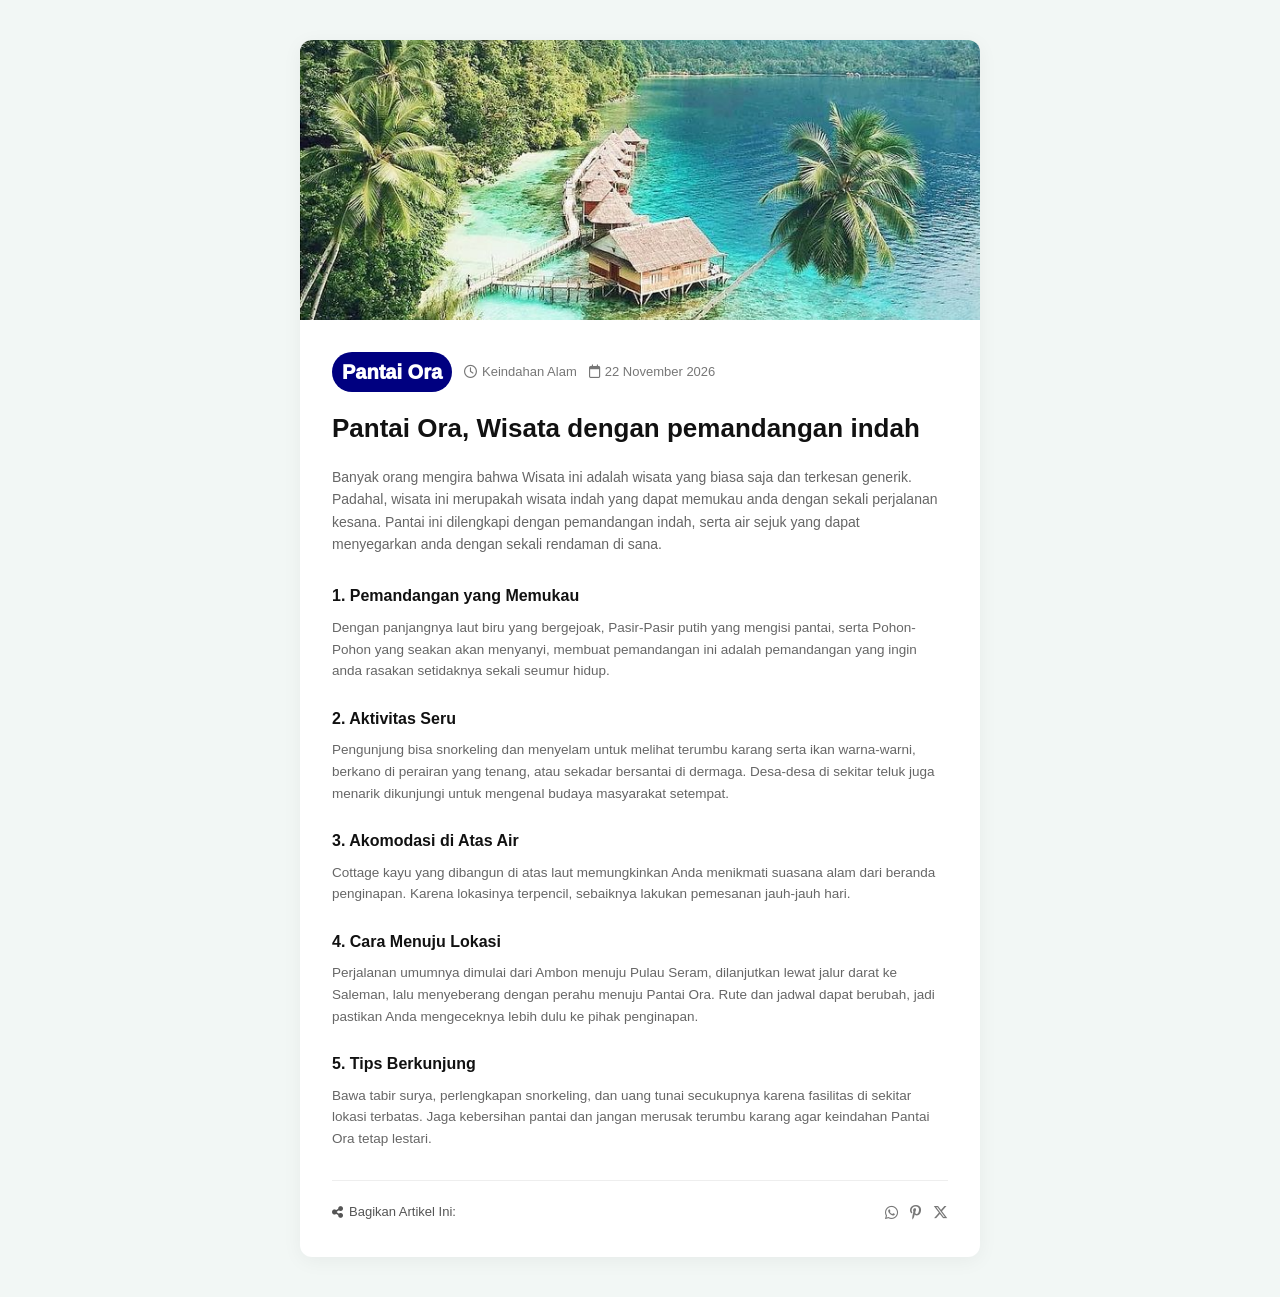
<file: detail/detail.html>
<!DOCTYPE html>
<html lang="id">
<head>
  <meta charset="UTF-8">
  <meta name="viewport" content="width=device-width, initial-scale=1.0">
  <title>Pantai Ora</title>
  <link rel="stylesheet" href="https://cdnjs.cloudflare.com/ajax/libs/font-awesome/6.4.0/css/all.min.css">
  <link rel="stylesheet" href="detail.css">
</head>
<body>

  <article class="haimiya">
    <div class="miochan">
      <img src="../Asset/Pantai Ora Maluku Dengan Suasana Layaknya Maldives - Wisata Milenial.jpg" alt="Gambar Artikel Pola Makan Sehat" class="gambar">
    </div>

    <div class="kawaii">
      <div class="kowakute">
        <span class="shizuka">Pantai Ora</span>
        <span class="hasuha"><i class="far fa-clock"></i>Keindahan Alam</span>
        <span class="hasuha"><i class="far fa-calendar"></i>22 November 2026</span>
      </div>

      <h1 class="ishmael">Pantai Ora, Wisata dengan pemandangan indah</h1>

      <p class="sancho">
        Banyak orang mengira bahwa Wisata ini adalah wisata yang biasa saja dan terkesan generik. Padahal, wisata ini merupakah wisata indah yang dapat memukau anda dengan sekali perjalanan kesana. Pantai ini dilengkapi dengan pemandangan indah, serta air sejuk yang dapat menyegarkan anda dengan sekali rendaman di sana.
      </p>

      <section class="aemeath">
     <h2>1. Pemandangan yang Memukau</h2>
    <p>
    Dengan panjangnya laut biru yang bergejoak, Pasir-Pasir putih yang mengisi pantai, serta Pohon-Pohon yang seakan akan menyanyi, membuat pemandangan ini adalah pemandangan yang ingin anda rasakan setidaknya sekali seumur hidup.
    </p>
        </section>

    <section class="aemeath">
    <h2>2. Aktivitas Seru</h2>
    <p>
    Pengunjung bisa snorkeling dan menyelam untuk melihat terumbu karang serta ikan warna-warni, berkano di perairan yang tenang, atau sekadar bersantai di dermaga. Desa-desa di sekitar teluk juga menarik dikunjungi untuk mengenal budaya masyarakat setempat.
     </p>
    </section>

    <section class="aemeath">
    <h2>3. Akomodasi di Atas Air</h2>
    <p>
    Cottage kayu yang dibangun di atas laut memungkinkan Anda menikmati suasana alam dari beranda penginapan. Karena lokasinya terpencil, sebaiknya lakukan pemesanan jauh-jauh hari.
     </p>
    </section>

    <section class="aemeath">
    <h2>4. Cara Menuju Lokasi</h2>
    <p>
    Perjalanan umumnya dimulai dari Ambon menuju Pulau Seram, dilanjutkan lewat jalur darat ke Saleman, lalu menyeberang dengan perahu menuju Pantai Ora. Rute dan jadwal dapat berubah, jadi pastikan Anda mengeceknya lebih dulu ke pihak penginapan.
    </p>
    </section>

    <section class="aemeath">
     <h2>5. Tips Berkunjung</h2>
    <p>
    Bawa tabir surya, perlengkapan snorkeling, dan uang tunai secukupnya karena fasilitas di sekitar lokasi terbatas. Jaga kebersihan pantai dan jangan merusak terumbu karang agar keindahan Pantai Ora tetap lestari.
    </p>
    </section>

      <hr class="ryoshu">

      <div class="araya">
        <span class="tiantui"><i class="fas fa-share-alt"></i> Bagikan Artikel Ini:</span>
        <div class="dihui">
          <a href="#" class="tiangang"><i class="fab fa-whatsapp"></i></a>
          <a href="#" class="tiangang"><i class="fab fa-pinterest-p"></i></a>
          <a href="#" class="tiangang"><i class="fab fa-x-twitter"></i></a>
        </div>
      </div>

    </div>
  </article>

  

  <article id="article-0" class="article-card-main">
  </article>

  <article id="article-0" class="article-card-main">
  </article>

  <article id="article-0" class="article-card-main">
  </article>


</body>
</html>
</file>
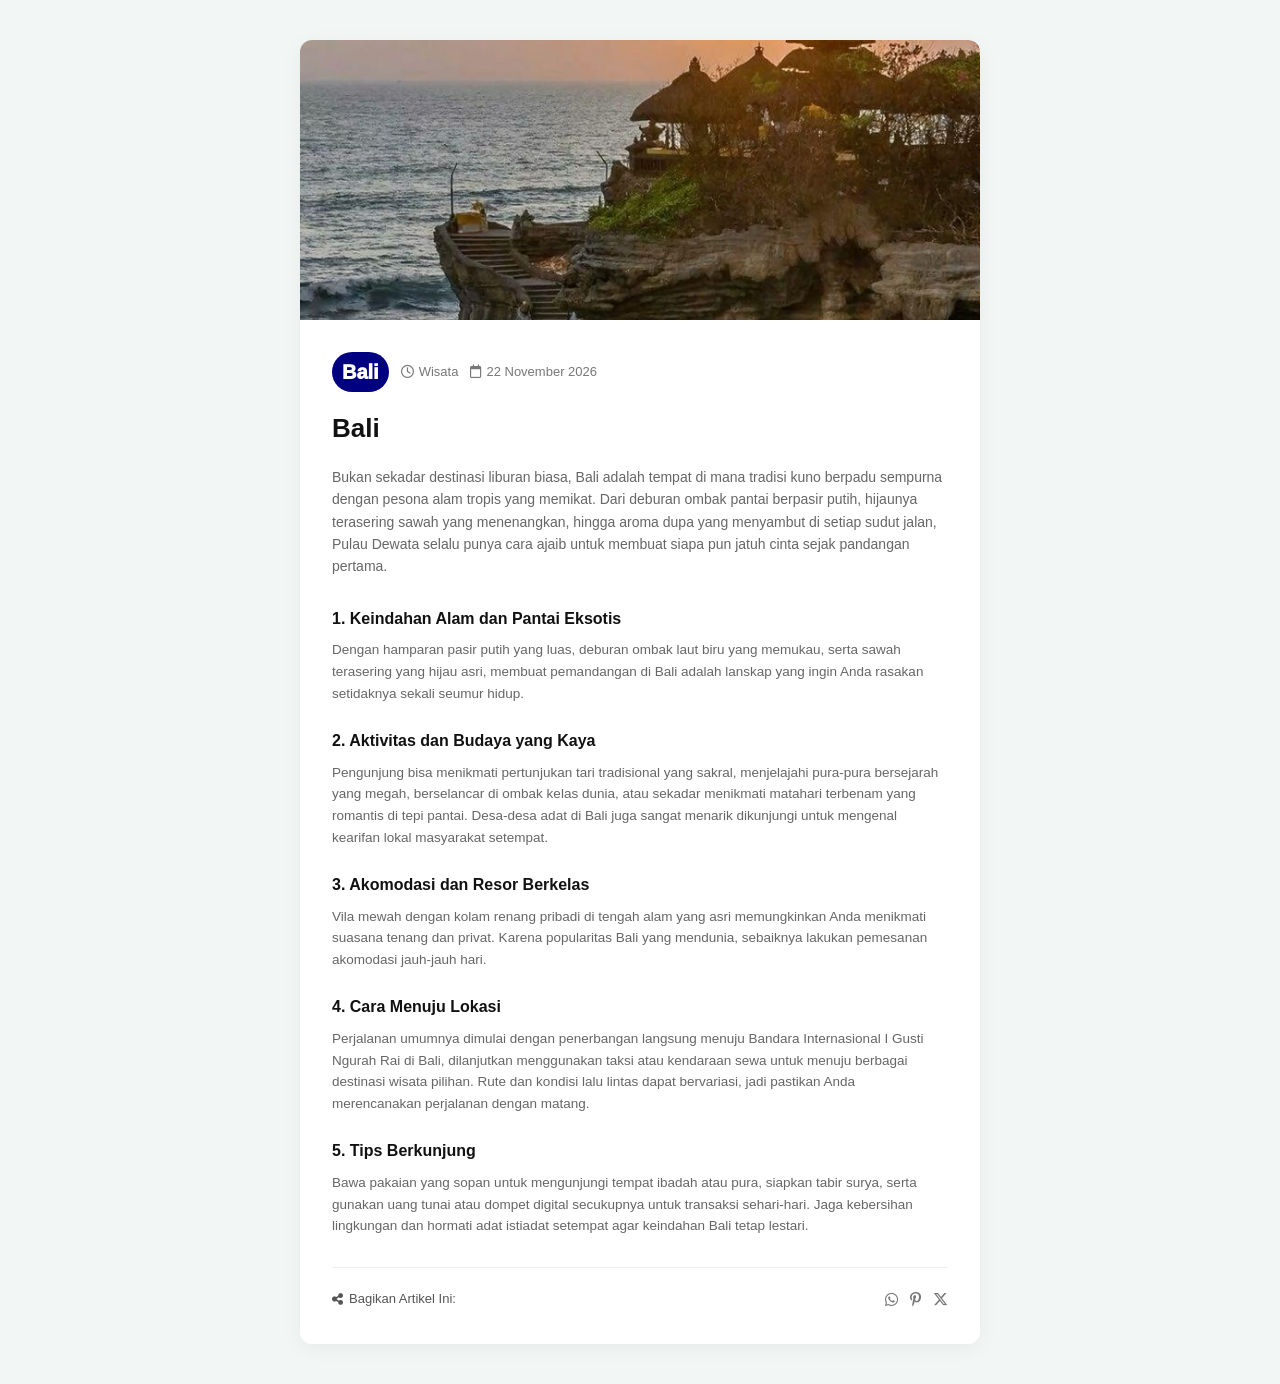
<file: detail/detail2.html>
<!doctype html>
<html lang="id">
  <head>
    <meta charset="UTF-8" />
    <meta name="viewport" content="width=device-width, initial-scale=1.0" />
    <title>Bali</title>
    <link
      rel="stylesheet"
      href="https://cdnjs.cloudflare.com/ajax/libs/font-awesome/6.4.0/css/all.min.css"
    />
    <link rel="stylesheet" href="detail2.css" />
  </head>
  <body>
    <article class="haimiya">
      <div class="miochan">
        <img src="../Asset/Tanna lot , Bali.jpg" alt="Bali" class="gambar" />
      </div>

      <div class="kawaii">
        <div class="kowakute">
          <span class="shizuka">Bali</span>
          <span class="hasuha"><i class="far fa-clock"></i>Wisata</span>
          <span class="hasuha"
            ><i class="far fa-calendar"></i>22 November 2026</span
          >
        </div>

        <h1 class="ishmael">Bali</h1>

        <p class="sancho">
          Bukan sekadar destinasi liburan biasa, Bali adalah tempat di mana
          tradisi kuno berpadu sempurna dengan pesona alam tropis yang memikat.
          Dari deburan ombak pantai berpasir putih, hijaunya terasering sawah
          yang menenangkan, hingga aroma dupa yang menyambut di setiap sudut
          jalan, Pulau Dewata selalu punya cara ajaib untuk membuat siapa pun
          jatuh cinta sejak pandangan pertama.
        </p>

        <section class="aemeath">
          <h2>1. Keindahan Alam dan Pantai Eksotis</h2>
          <p>
            Dengan hamparan pasir putih yang luas, deburan ombak laut biru yang
            memukau, serta sawah terasering yang hijau asri, membuat pemandangan
            di Bali adalah lanskap yang ingin Anda rasakan setidaknya sekali
            seumur hidup.
          </p>
        </section>

        <section class="aemeath">
          <h2>2. Aktivitas dan Budaya yang Kaya</h2>
          <p>
            Pengunjung bisa menikmati pertunjukan tari tradisional yang sakral,
            menjelajahi pura-pura bersejarah yang megah, berselancar di ombak
            kelas dunia, atau sekadar menikmati matahari terbenam yang romantis
            di tepi pantai. Desa-desa adat di Bali juga sangat menarik
            dikunjungi untuk mengenal kearifan lokal masyarakat setempat.
          </p>
        </section>

        <section class="aemeath">
          <h2>3. Akomodasi dan Resor Berkelas</h2>
          <p>
            Vila mewah dengan kolam renang pribadi di tengah alam yang asri
            memungkinkan Anda menikmati suasana tenang dan privat. Karena
            popularitas Bali yang mendunia, sebaiknya lakukan pemesanan
            akomodasi jauh-jauh hari.
          </p>
        </section>

        <section class="aemeath">
          <h2>4. Cara Menuju Lokasi</h2>
          <p>
            Perjalanan umumnya dimulai dengan penerbangan langsung menuju
            Bandara Internasional I Gusti Ngurah Rai di Bali, dilanjutkan
            menggunakan taksi atau kendaraan sewa untuk menuju berbagai
            destinasi wisata pilihan. Rute dan kondisi lalu lintas dapat
            bervariasi, jadi pastikan Anda merencanakan perjalanan dengan
            matang.
          </p>
        </section>

        <section class="aemeath">
          <h2>5. Tips Berkunjung</h2>
          <p>
            Bawa pakaian yang sopan untuk mengunjungi tempat ibadah atau pura,
            siapkan tabir surya, serta gunakan uang tunai atau dompet digital
            secukupnya untuk transaksi sehari-hari. Jaga kebersihan lingkungan
            dan hormati adat istiadat setempat agar keindahan Bali tetap
            lestari.
          </p>
        </section>

        <hr class="ryoshu" />

        <div class="araya">
          <span class="tiantui"
            ><i class="fas fa-share-alt"></i> Bagikan Artikel Ini:</span
          >
          <div class="dihui">
            <a href="#" class="tiangang"><i class="fab fa-whatsapp"></i></a>
            <a href="#" class="tiangang"><i class="fab fa-pinterest-p"></i></a>
            <a href="#" class="tiangang"><i class="fab fa-x-twitter"></i></a>
          </div>
        </div>
      </div>
    </article>

    <article id="article-0" class="article-card-main"></article>

    <article id="article-0" class="article-card-main"></article>

    <article id="article-0" class="article-card-main"></article>
  </body>
</html>
</file>
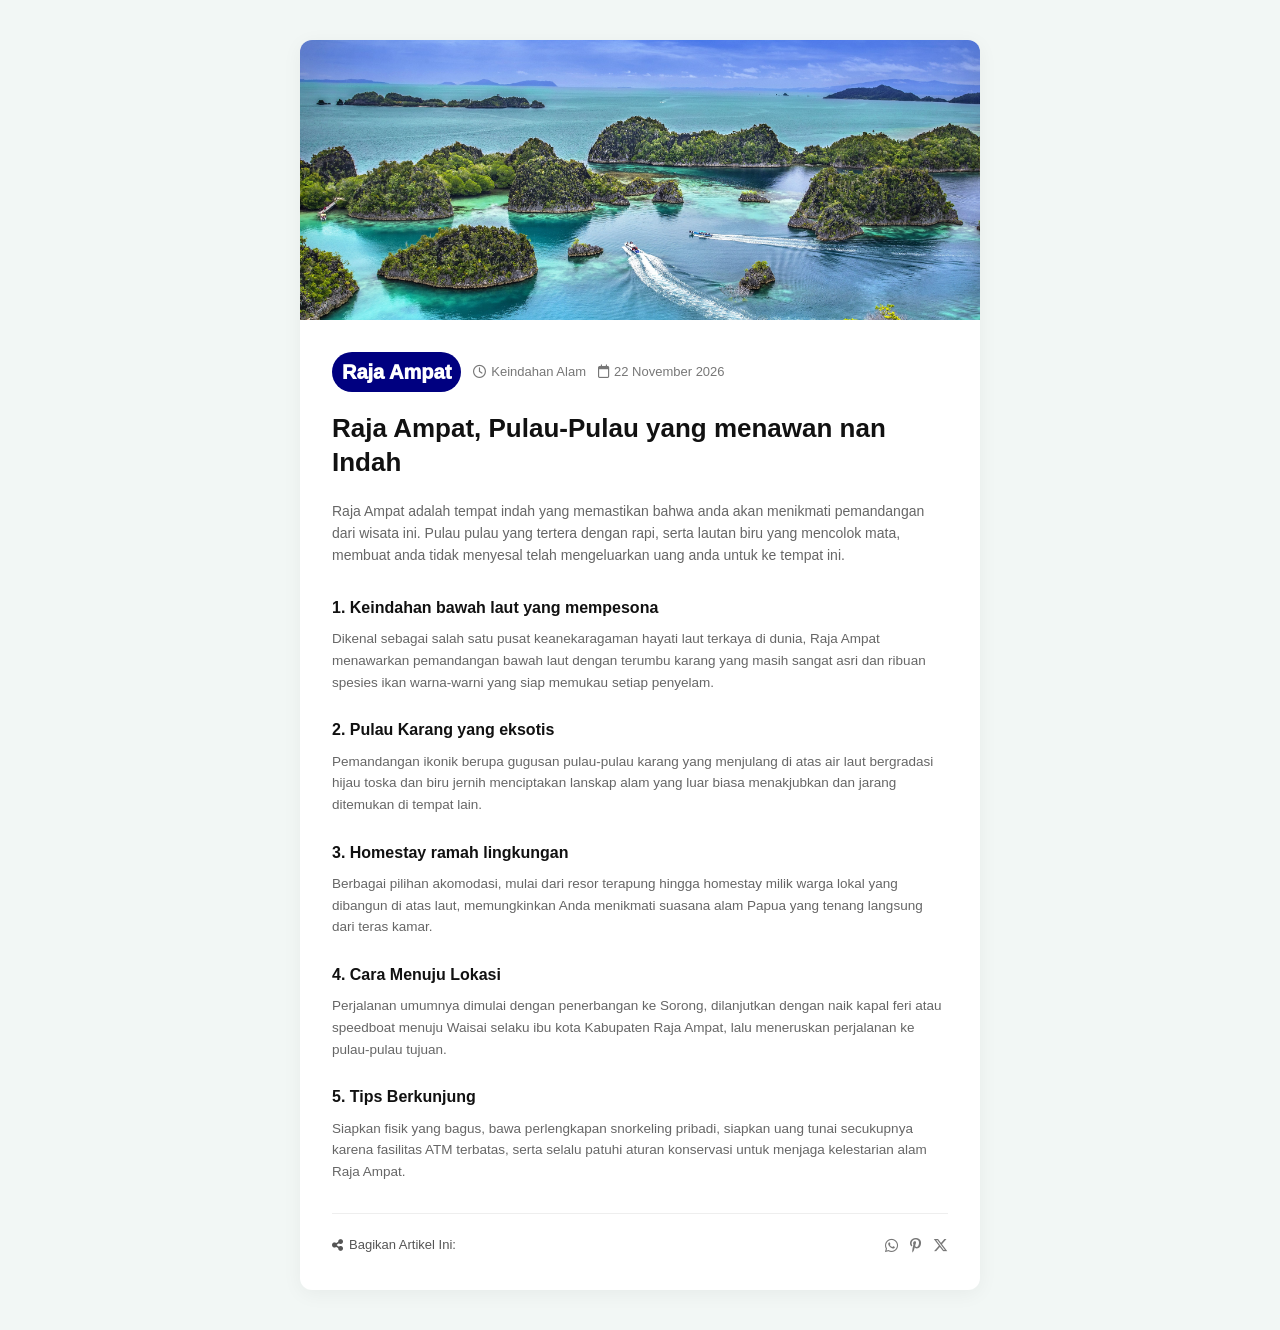
<file: detail/detail3.html>
<!DOCTYPE html>
<html lang="id">
<head>
  <meta charset="UTF-8">
  <meta name="viewport" content="width=device-width, initial-scale=1.0">
  <title>Raja Ampat</title>
  <link rel="stylesheet" href="https://cdnjs.cloudflare.com/ajax/libs/font-awesome/6.4.0/css/all.min.css">
  <link rel="stylesheet" href="detail3.css">
</head>
<body>

  <article class="haimiya">
    <div class="miochan">
      <img src="../Asset/pexels-angke-widya-2152285812-32157316.jpg" alt="Gambar Artikel Pola Makan Sehat" class="gambar">
    </div>

    <div class="kawaii">
      <div class="kowakute">
        <span class="shizuka">Raja Ampat</span>
        <span class="hasuha"><i class="far fa-clock"></i>Keindahan Alam</span>
        <span class="hasuha"><i class="far fa-calendar"></i>22 November 2026</span>
      </div>

      <h1 class="ishmael">Raja Ampat, Pulau-Pulau yang menawan nan Indah</h1>

      <p class="sancho">
        Raja Ampat adalah tempat indah yang memastikan bahwa anda akan menikmati pemandangan dari wisata ini.
        Pulau pulau yang tertera dengan rapi, serta lautan biru yang mencolok mata, membuat anda tidak menyesal
        telah mengeluarkan uang anda untuk ke tempat ini.
      </p>

      <section class="aemeath">
     <h2>1. Keindahan bawah laut yang mempesona</h2>
    <p>
    Dikenal sebagai salah satu pusat keanekaragaman hayati laut terkaya di dunia, Raja Ampat menawarkan pemandangan bawah laut dengan terumbu karang yang masih sangat asri dan ribuan spesies ikan warna-warni yang siap memukau setiap penyelam.
    </p>
        </section>

    <section class="aemeath">
    <h2>2. Pulau Karang yang eksotis</h2>
    <p>
    Pemandangan ikonik berupa gugusan pulau-pulau karang yang menjulang di atas air laut bergradasi hijau toska dan biru jernih menciptakan lanskap alam yang luar biasa menakjubkan dan jarang ditemukan di tempat lain.
     </p>
    </section>

    <section class="aemeath">
    <h2>3. Homestay ramah lingkungan</h2>
    <p>
    Berbagai pilihan akomodasi, mulai dari resor terapung hingga homestay milik warga lokal yang dibangun di atas laut, memungkinkan Anda menikmati suasana alam Papua yang tenang langsung dari teras kamar.
     </p>
    </section>

    <section class="aemeath">
    <h2>4. Cara Menuju Lokasi</h2>
    <p>
    Perjalanan umumnya dimulai dengan penerbangan ke Sorong, dilanjutkan dengan naik kapal feri atau speedboat menuju Waisai selaku ibu kota Kabupaten Raja Ampat, lalu meneruskan perjalanan ke pulau-pulau tujuan.
    </section>

    <section class="aemeath">
     <h2>5. Tips Berkunjung</h2>
    <p>
    Siapkan fisik yang bagus, bawa perlengkapan snorkeling pribadi, siapkan uang tunai secukupnya karena fasilitas ATM terbatas, serta selalu patuhi aturan konservasi untuk menjaga kelestarian alam Raja Ampat.
    </p>
    </section>

      <hr class="ryoshu">

      <div class="araya">
        <span class="tiantui"><i class="fas fa-share-alt"></i> Bagikan Artikel Ini:</span>
        <div class="dihui">
          <a href="#" class="tiangang"><i class="fab fa-whatsapp"></i></a>
          <a href="#" class="tiangang"><i class="fab fa-pinterest-p"></i></a>
          <a href="#" class="tiangang"><i class="fab fa-x-twitter"></i></a>
        </div>
      </div>

    </div>
  </article>

  

  <article id="article-0" class="article-card-main">
  </article>

  <article id="article-0" class="article-card-main">
  </article>

  <article id="article-0" class="article-card-main">
  </article>


</body>
</html>
</file>
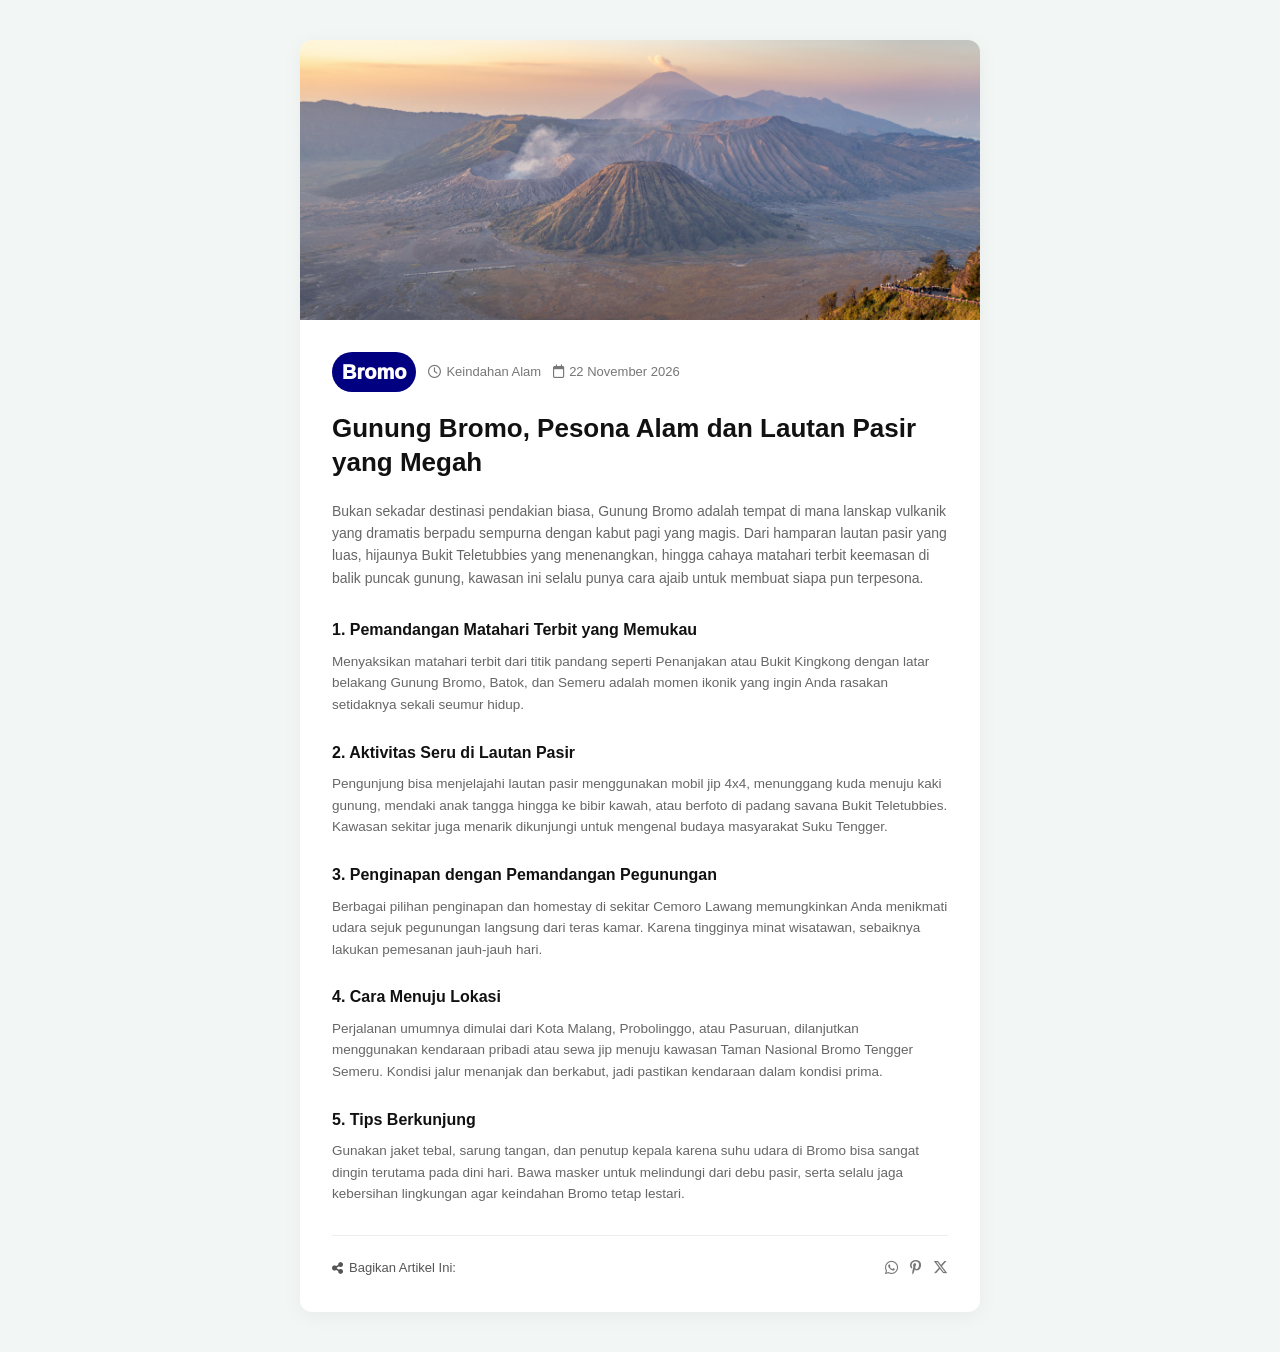
<file: detail/detail4.html>
<!DOCTYPE html>
<html lang="id">
<head>
  <meta charset="UTF-8">
  <meta name="viewport" content="width=device-width, initial-scale=1.0">
  <title>Bromo</title>
  <link rel="stylesheet" href="https://cdnjs.cloudflare.com/ajax/libs/font-awesome/6.4.0/css/all.min.css">
  <link rel="stylesheet" href="detail4.css">
</head>
<body>

  <article class="haimiya">
    <div class="miochan">
      <img src="../Asset/pexels-lim-jia-le-1643207804-34390984.jpg" alt="Gambar Artikel Gunung Bromo" class="gambar">
    </div>

    <div class="kawaii">
      <div class="kowakute">
        <span class="shizuka">Bromo</span>
        <span class="hasuha"><i class="far fa-clock"></i>Keindahan Alam</span>
        <span class="hasuha"><i class="far fa-calendar"></i>22 November 2026</span>
      </div>

      <h1 class="ishmael">Gunung Bromo, Pesona Alam dan Lautan Pasir yang Megah</h1>

      <p class="sancho">
        Bukan sekadar destinasi pendakian biasa, Gunung Bromo adalah tempat di mana lanskap vulkanik yang dramatis berpadu sempurna dengan kabut pagi yang magis. Dari hamparan lautan pasir yang luas, hijaunya Bukit Teletubbies yang menenangkan, hingga cahaya matahari terbit keemasan di balik puncak gunung, kawasan ini selalu punya cara ajaib untuk membuat siapa pun terpesona.
      </p>

      <section class="aemeath">
     <h2>1. Pemandangan Matahari Terbit yang Memukau</h2>
    <p>
    Menyaksikan matahari terbit dari titik pandang seperti Penanjakan atau Bukit Kingkong dengan latar belakang Gunung Bromo, Batok, dan Semeru adalah momen ikonik yang ingin Anda rasakan setidaknya sekali seumur hidup.
    </p>
        </section>

    <section class="aemeath">
    <h2>2. Aktivitas Seru di Lautan Pasir</h2>
    <p>
    Pengunjung bisa menjelajahi lautan pasir menggunakan mobil jip 4x4, menunggang kuda menuju kaki gunung, mendaki anak tangga hingga ke bibir kawah, atau berfoto di padang savana Bukit Teletubbies. Kawasan sekitar juga menarik dikunjungi untuk mengenal budaya masyarakat Suku Tengger.
     </p>
    </section>

    <section class="aemeath">
    <h2>3. Penginapan dengan Pemandangan Pegunungan</h2>
    <p>
    Berbagai pilihan penginapan dan homestay di sekitar Cemoro Lawang memungkinkan Anda menikmati udara sejuk pegunungan langsung dari teras kamar. Karena tingginya minat wisatawan, sebaiknya lakukan pemesanan jauh-jauh hari.
     </p>
    </section>

    <section class="aemeath">
    <h2>4. Cara Menuju Lokasi</h2>
    <p>
    Perjalanan umumnya dimulai dari Kota Malang, Probolinggo, atau Pasuruan, dilanjutkan menggunakan kendaraan pribadi atau sewa jip menuju kawasan Taman Nasional Bromo Tengger Semeru. Kondisi jalur menanjak dan berkabut, jadi pastikan kendaraan dalam kondisi prima.
    </p>
    </section>

    <section class="aemeath">
     <h2>5. Tips Berkunjung</h2>
    <p>
    Gunakan jaket tebal, sarung tangan, dan penutup kepala karena suhu udara di Bromo bisa sangat dingin terutama pada dini hari. Bawa masker untuk melindungi dari debu pasir, serta selalu jaga kebersihan lingkungan agar keindahan Bromo tetap lestari.
    </p>
    </section>

      <hr class="ryoshu">

      <div class="araya">
        <span class="tiantui"><i class="fas fa-share-alt"></i> Bagikan Artikel Ini:</span>
        <div class="dihui">
          <a href="#" class="tiangang"><i class="fab fa-whatsapp"></i></a>
          <a href="#" class="tiangang"><i class="fab fa-pinterest-p"></i></a>
          <a href="#" class="tiangang"><i class="fab fa-x-twitter"></i></a>
        </div>
      </div>

    </div>
  </article>

  

  <article id="article-0" class="article-card-main">
  </article>

  <article id="article-0" class="article-card-main">
  </article>

  <article id="article-0" class="article-card-main">
  </article>


</body>
</html>
</file>
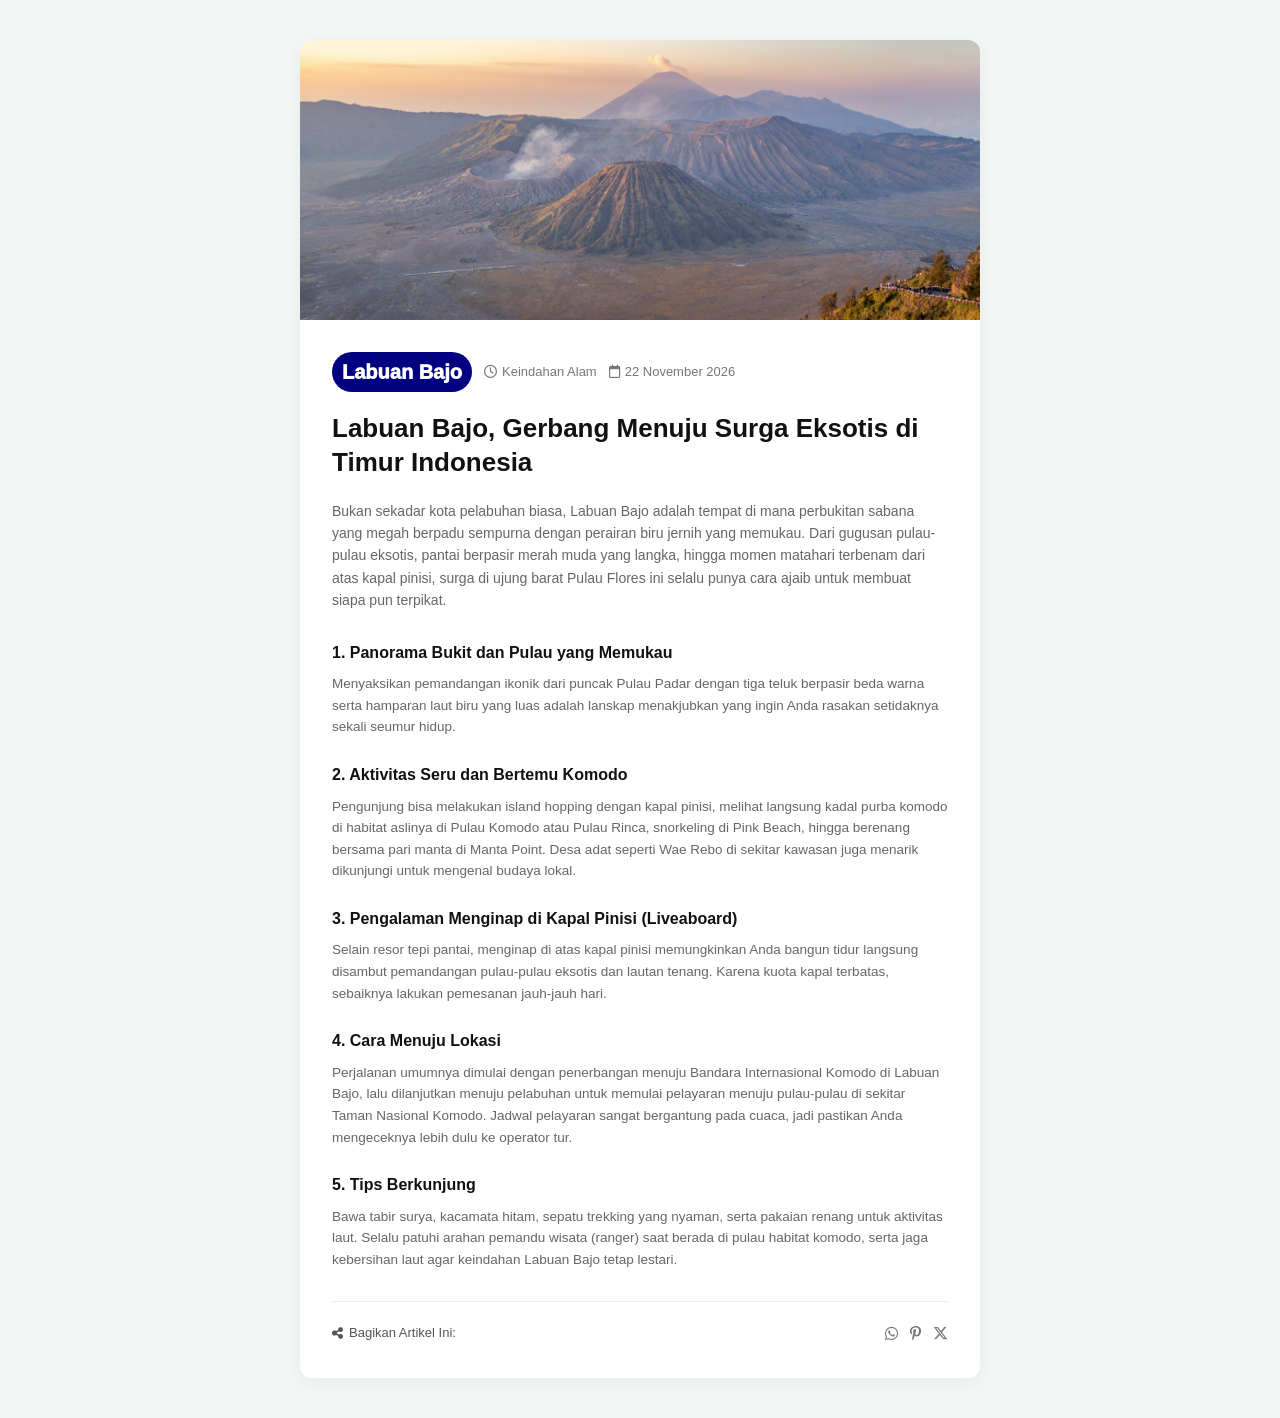
<file: detail/detail5.html>
<!DOCTYPE html>
<html lang="id">
<head>
  <meta charset="UTF-8">
  <meta name="viewport" content="width=device-width, initial-scale=1.0">
  <title>Labuan Bajo</title>
  <link rel="stylesheet" href="https://cdnjs.cloudflare.com/ajax/libs/font-awesome/6.4.0/css/all.min.css">
  <link rel="stylesheet" href="detail5.css">
</head>
<body>

  <article class="haimiya">
    <div class="miochan">
      <img src="../Asset/pexels-lim-jia-le-1643207804-34390984.jpg" alt="Gambar Artikel Labuan Bajo" class="gambar">
    </div>

    <div class="kawaii">
      <div class="kowakute">
        <span class="shizuka">Labuan Bajo</span>
        <span class="hasuha"><i class="far fa-clock"></i>Keindahan Alam</span>
        <span class="hasuha"><i class="far fa-calendar"></i>22 November 2026</span>
      </div>

      <h1 class="ishmael">Labuan Bajo, Gerbang Menuju Surga Eksotis di Timur Indonesia</h1>

      <p class="sancho">
        Bukan sekadar kota pelabuhan biasa, Labuan Bajo adalah tempat di mana perbukitan sabana yang megah berpadu sempurna dengan perairan biru jernih yang memukau. Dari gugusan pulau-pulau eksotis, pantai berpasir merah muda yang langka, hingga momen matahari terbenam dari atas kapal pinisi, surga di ujung barat Pulau Flores ini selalu punya cara ajaib untuk membuat siapa pun terpikat.
      </p>

      <section class="aemeath">
     <h2>1. Panorama Bukit dan Pulau yang Memukau</h2>
    <p>
    Menyaksikan pemandangan ikonik dari puncak Pulau Padar dengan tiga teluk berpasir beda warna serta hamparan laut biru yang luas adalah lanskap menakjubkan yang ingin Anda rasakan setidaknya sekali seumur hidup.
    </p>
        </section>

    <section class="aemeath">
    <h2>2. Aktivitas Seru dan Bertemu Komodo</h2>
    <p>
    Pengunjung bisa melakukan island hopping dengan kapal pinisi, melihat langsung kadal purba komodo di habitat aslinya di Pulau Komodo atau Pulau Rinca, snorkeling di Pink Beach, hingga berenang bersama pari manta di Manta Point. Desa adat seperti Wae Rebo di sekitar kawasan juga menarik dikunjungi untuk mengenal budaya lokal.
     </p>
    </section>

    <section class="aemeath">
    <h2>3. Pengalaman Menginap di Kapal Pinisi (Liveaboard)</h2>
    <p>
    Selain resor tepi pantai, menginap di atas kapal pinisi memungkinkan Anda bangun tidur langsung disambut pemandangan pulau-pulau eksotis dan lautan tenang. Karena kuota kapal terbatas, sebaiknya lakukan pemesanan jauh-jauh hari.
     </p>
    </section>

    <section class="aemeath">
    <h2>4. Cara Menuju Lokasi</h2>
    <p>
    Perjalanan umumnya dimulai dengan penerbangan menuju Bandara Internasional Komodo di Labuan Bajo, lalu dilanjutkan menuju pelabuhan untuk memulai pelayaran menuju pulau-pulau di sekitar Taman Nasional Komodo. Jadwal pelayaran sangat bergantung pada cuaca, jadi pastikan Anda mengeceknya lebih dulu ke operator tur.
    </p>
    </section>

    <section class="aemeath">
     <h2>5. Tips Berkunjung</h2>
    <p>
    Bawa tabir surya, kacamata hitam, sepatu trekking yang nyaman, serta pakaian renang untuk aktivitas laut. Selalu patuhi arahan pemandu wisata (ranger) saat berada di pulau habitat komodo, serta jaga kebersihan laut agar keindahan Labuan Bajo tetap lestari.
    </p>
    </section>

      <hr class="ryoshu">

      <div class="araya">
        <span class="tiantui"><i class="fas fa-share-alt"></i> Bagikan Artikel Ini:</span>
        <div class="dihui">
          <a href="#" class="tiangang"><i class="fab fa-whatsapp"></i></a>
          <a href="#" class="tiangang"><i class="fab fa-pinterest-p"></i></a>
          <a href="#" class="tiangang"><i class="fab fa-x-twitter"></i></a>
        </div>
      </div>

    </div>
  </article>

  

  <article id="article-0" class="article-card-main">
  </article>

  <article id="article-0" class="article-card-main">
  </article>

  <article id="article-0" class="article-card-main">
  </article>


</body>
</html>
</file>
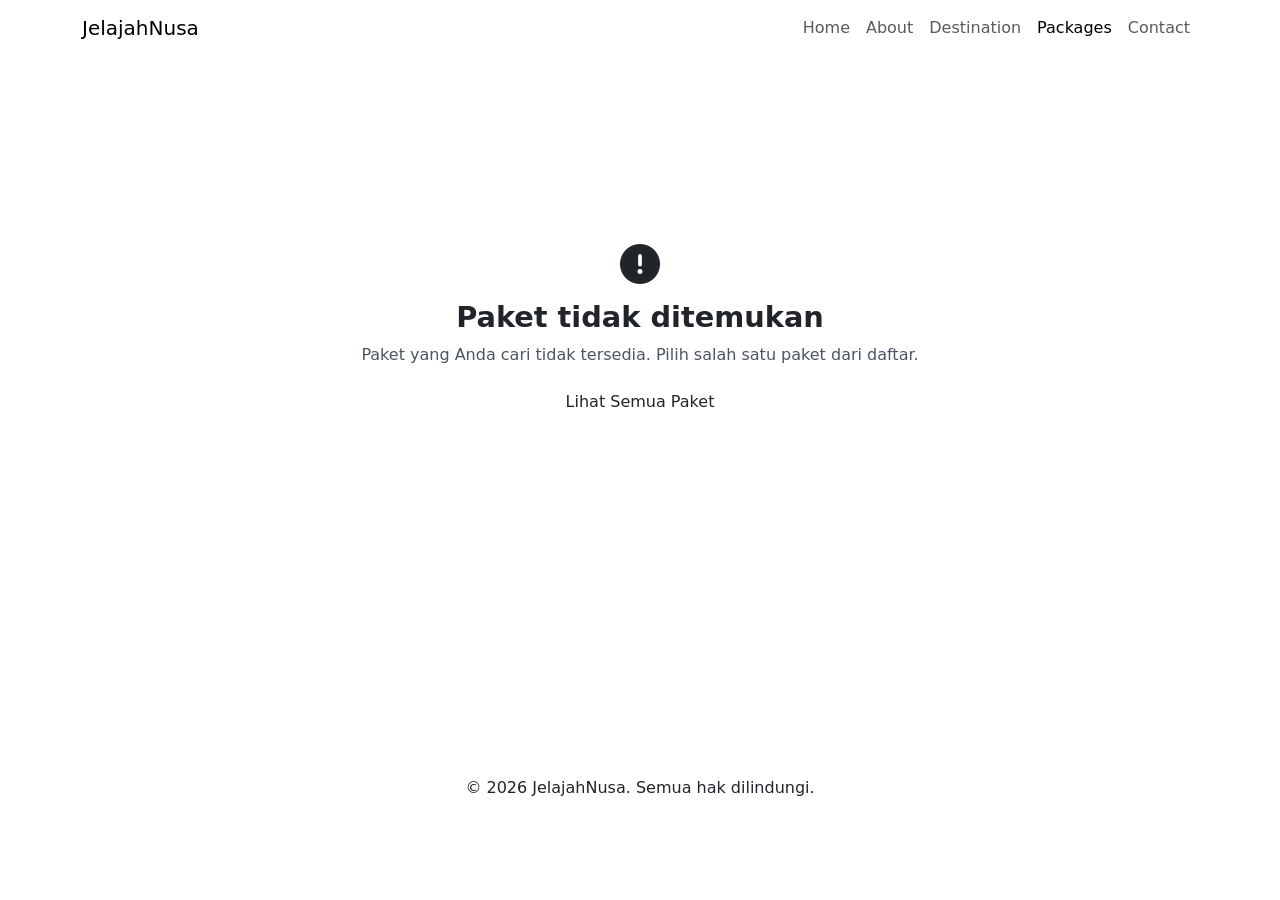
<file: detailpaket/paket.html>
<!DOCTYPE html>
<html lang="id">
<head>
  <meta charset="UTF-8">
  <meta name="viewport" content="width=device-width, initial-scale=1">
  <title>Detail Paket - JelajahNusa</title>

  <link href="https://cdn.jsdelivr.net/npm/bootstrap@5.3.3/dist/css/bootstrap.min.css" rel="stylesheet">
  <link rel="stylesheet" href="https://cdnjs.cloudflare.com/ajax/libs/font-awesome/6.5.2/css/all.min.css">
  <link href="https://fonts.googleapis.com/css2?family=Playfair+Display:wght@800&display=swap" rel="stylesheet">
  <link rel="stylesheet" href="paket.css">
</head>
<body>

  <nav class="navbar navbar-expand-lg nav-overlay">
    <div class="container">
      <a class="navbar-brand" href="index.html">JelajahNusa</a>
      <button class="navbar-toggler" type="button" data-bs-toggle="collapse" data-bs-target="#mainNav"
              aria-controls="mainNav" aria-expanded="false" aria-label="Toggle navigation">
        <span class="navbar-toggler-icon"></span>
      </button>
      <div class="collapse navbar-collapse justify-content-end" id="mainNav">
        <ul class="navbar-nav">
          <li class="nav-item"><a class="nav-link" href="index.html#home">Home</a></li>
          <li class="nav-item"><a class="nav-link" href="index.html#about">About</a></li>
          <li class="nav-item"><a class="nav-link" href="index.html#destinasi">Destination</a></li>
          <li class="nav-item"><a class="nav-link active" href="index.html#packages">Packages</a></li>
          <li class="nav-item"><a class="nav-link" href="contact.html">Contact</a></li>
        </ul>
      </div>
    </div>
  </nav>

  <main class="detail-section">
    <div class="container">

      <div id="detailContent" class="d-none">
        <div class="row g-5 align-items-start">

          <div class="col-lg-6">
            <div id="dImages">
              <img class="detail-img d-none" data-pkg="bali" src="../Asset/Tanna lot , Bali.jpg" alt="Bali Escape">
              <img class="detail-img d-none" data-pkg="bromo" src="../Asset/pexels-lim-jia-le-1643207804-34390984.jpg" alt="Bromo Sunrise Trip">
              <img class="detail-img d-none" data-pkg="rajaampat" src="../Asset/pexels-angke-widya-2152285812-32157316.jpg" alt="Raja Ampat Discovery">
              <img class="detail-img d-none" data-pkg="labuanbajo" src="../Asset/pexels-terasdondon-31987649.jpg" alt="Labuan Bajo Explorer">
              <img class="detail-img d-none" data-pkg="pantaiora" src="../Asset/Pantai Ora Maluku Dengan Suasana Layaknya Maldives - Wisata Milenial.jpg" alt="Pantai Ora Retreat">
            </div>
          </div>

          <div class="col-lg-6">
            <h1 id="dName" class="detail-name"></h1>

            <ul class="detail-meta">
              <li><i class="fa-solid fa-location-dot"></i> <span id="dDest"></span></li>
              <li><i class="fa-regular fa-clock"></i> <span id="dDur"></span></li>
            </ul>

            <p class="detail-price"><span id="dPrice"></span> <small>/ orang</small></p>

            <h2 class="detail-sub">Highlight Perjalanan</h2>
            <p id="dHighlight" class="detail-highlight"></p>
            <p id="dDesc" class="detail-desc"></p>

            <h2 class="detail-sub">Fasilitas yang Termasuk</h2>
            <ul id="dFac" class="detail-fac"></ul>

            <div class="d-flex flex-wrap gap-2 mt-4">
              <button type="button" id="bookBtn" class="btn hero-btn mt-0">Pesan Paket</button>
              <a href="index.html#packages" class="btn detail-close-btn">Tutup</a>
            </div>
          </div>

        </div>
      </div>

      <div id="detailEmpty" class="detail-empty d-none">
        <i class="fa-solid fa-circle-exclamation"></i>
        <h1>Paket tidak ditemukan</h1>
        <p>Paket yang Anda cari tidak tersedia. Pilih salah satu paket dari daftar.</p>
        <a href="index.html#packages" class="btn hero-btn">Lihat Semua Paket</a>
      </div>

    </div>
  </main>

  <div id="bookToast" class="book-toast d-none" role="status">
    <i class="fa-solid fa-circle-check"></i>
    Permintaan pemesanan berhasil disimulasikan. Mengarahkan ke formulir kontak...
  </div>

  <footer class="site-footer">
    <div class="container text-center">
      <p>&copy; 2026 JelajahNusa. Semua hak dilindungi.</p>
    </div>
  </footer>

  <script src="https://cdn.jsdelivr.net/npm/bootstrap@5.3.3/dist/js/bootstrap.bundle.min.js"></script>
  <script src="paket.js"></script>
</body>
</html>
</file>
<file: detail/detail.css>
* {
  margin: 0;
  padding: 0;
  box-sizing: border-box;
}

body {
  font-family: 'Inter', sans-serif;
  background-color: #f2f7f5;
  color: #333333;
  display: flex;
  justify-content: center;
  padding: 40px 15px;
  line-height: 1.6;
}

.haimiya {
  background-color: #ffffff;
  max-width: 680px;
  width: 100%;
  border-radius: 12px;
  overflow: hidden;
  box-shadow: 0 4px 20px rgba(0, 0, 0, 0.05);
}

.miochan {
  width: 100%;
  height: 280px;          
  overflow: hidden;
}

.miochan .gambar {
  width: 100%;
  height: 100%;
  object-fit: cover;     
  object-position: center;
  display: block;         
}

.kawaii {
  padding: 32px;
}

.kowakute {
  display: flex;
  align-items: center;
  gap: 12px;
  font-size: 13px;
  color: #777777;
  margin-bottom: 20px;
}

.shizuka {
  background-color: navy;
  color: white;
  padding: 4px 10px;
  border-radius: 20px;
  font-weight: 1000;
  font-size: 12px;
}

.hasuha {
  display: flex;
  align-items: center;
  gap: 5px;
}

.ishmael {
  font-size: 26px;
  font-weight: 800;
  color: #111111;
  line-height: 1.3;
  margin-bottom: 20px;
}

.sancho {
  font-size: 14px;
  color: #666666;
  margin-bottom: 28px;
}

.aemeath {
  margin-bottom: 24px;
}

.aemeath h2 {
  font-size: 16px;
  font-weight: 700;
  color: #111111;
  margin-bottom: 8px;
}

.aemeath p {
  font-size: 13.5px;
  color: #666666;
}

.ryoshu {
  border: none;
  border-top: 1px solid #eeeeee;
  margin: 30px 0 20px;
}

.araya {
  display: flex;
  justify-content: space-between;
  align-items: center;
  font-size: 13px;
  color: #555555;
  font-weight: 500;
}

.tiantui {
  display: flex;
  align-items: center;
  gap: 6px;
}

.dihui {
  display: flex;
  gap: 12px;
}

.tiangang {
  color: #777777;
  text-decoration: none;
  font-size: 15px;
  transition: color 0.2s ease;
}

.tiangang:hover {
  color: #2e7d32;
}
  
  .shizuka {
    font-size: 20px;
  }

  .miochan img {
    height: 200px;
    max-width: 1100px;
  }
</file>
<file: detail/detail2.css>
* {
  margin: 0;
  padding: 0;
  box-sizing: border-box;
}

body {
  font-family: "Inter", sans-serif;
  background-color: #f2f7f5;
  color: #333333;
  display: flex;
  justify-content: center;
  padding: 40px 15px;
  line-height: 1.6;
}

.haimiya {
  background-color: #ffffff;
  max-width: 680px;
  width: 100%;
  border-radius: 12px;
  overflow: hidden;
  box-shadow: 0 4px 20px rgba(0, 0, 0, 0.05);
}

.miochan {
  width: 100%;
  height: 280px;
  overflow: hidden;
}

.miochan .gambar {
  width: 100%;
  height: 100%;
  object-fit: cover;
  object-position: center;
  display: block;
}

.kawaii {
  padding: 32px;
}

.kowakute {
  display: flex;
  align-items: center;
  gap: 12px;
  font-size: 13px;
  color: #777777;
  margin-bottom: 20px;
}

.shizuka {
  background-color: navy;
  color: white;
  padding: 4px 10px;
  border-radius: 20px;
  font-weight: 1000;
  font-size: 12px;
}

.hasuha {
  display: flex;
  align-items: center;
  gap: 5px;
}

.ishmael {
  font-size: 26px;
  font-weight: 800;
  color: #111111;
  line-height: 1.3;
  margin-bottom: 20px;
}

.sancho {
  font-size: 14px;
  color: #666666;
  margin-bottom: 28px;
}

.aemeath {
  margin-bottom: 24px;
}

.aemeath h2 {
  font-size: 16px;
  font-weight: 700;
  color: #111111;
  margin-bottom: 8px;
}

.aemeath p {
  font-size: 13.5px;
  color: #666666;
}

.ryoshu {
  border: none;
  border-top: 1px solid #eeeeee;
  margin: 30px 0 20px;
}

.araya {
  display: flex;
  justify-content: space-between;
  align-items: center;
  font-size: 13px;
  color: #555555;
  font-weight: 500;
}

.tiantui {
  display: flex;
  align-items: center;
  gap: 6px;
}

.dihui {
  display: flex;
  gap: 12px;
}

.tiangang {
  color: #777777;
  text-decoration: none;
  font-size: 15px;
  transition: color 0.2s ease;
}

.tiangang:hover {
  color: #2e7d32;
}

.shizuka {
  font-size: 20px;
}

.miochan img {
  height: 200px;
  max-width: 1100px;
}
</file>
<file: detail/detail3.css>
* {
  margin: 0;
  padding: 0;
  box-sizing: border-box;
}

body {
  font-family: "Inter", sans-serif;
  background-color: #f2f7f5;
  color: #333333;
  display: flex;
  justify-content: center;
  padding: 40px 15px;
  line-height: 1.6;
}

.haimiya {
  background-color: #ffffff;
  max-width: 680px;
  width: 100%;
  border-radius: 12px;
  overflow: hidden;
  box-shadow: 0 4px 20px rgba(0, 0, 0, 0.05);
}

.miochan {
  width: 100%;
  height: 280px;
  overflow: hidden;
}

.miochan .gambar {
  width: 100%;
  height: 100%;
  object-fit: cover;
  object-position: center;
  display: block;
}

.kawaii {
  padding: 32px;
}

.kowakute {
  display: flex;
  align-items: center;
  gap: 12px;
  font-size: 13px;
  color: #777777;
  margin-bottom: 20px;
}

.shizuka {
  background-color: navy;
  color: white;
  padding: 4px 10px;
  border-radius: 20px;
  font-weight: 1000;
  font-size: 12px;
}

.hasuha {
  display: flex;
  align-items: center;
  gap: 5px;
}

.ishmael {
  font-size: 26px;
  font-weight: 800;
  color: #111111;
  line-height: 1.3;
  margin-bottom: 20px;
}

.sancho {
  font-size: 14px;
  color: #666666;
  margin-bottom: 28px;
}

.aemeath {
  margin-bottom: 24px;
}

.aemeath h2 {
  font-size: 16px;
  font-weight: 700;
  color: #111111;
  margin-bottom: 8px;
}

.aemeath p {
  font-size: 13.5px;
  color: #666666;
}

.ryoshu {
  border: none;
  border-top: 1px solid #eeeeee;
  margin: 30px 0 20px;
}

.araya {
  display: flex;
  justify-content: space-between;
  align-items: center;
  font-size: 13px;
  color: #555555;
  font-weight: 500;
}

.tiantui {
  display: flex;
  align-items: center;
  gap: 6px;
}

.dihui {
  display: flex;
  gap: 12px;
}

.tiangang {
  color: #777777;
  text-decoration: none;
  font-size: 15px;
  transition: color 0.2s ease;
}

.tiangang:hover {
  color: #2e7d32;
}

.shizuka {
  font-size: 20px;
}

.miochan img {
  height: 200px;
  max-width: 1100px;
}
</file>
<file: detail/detail4.css>
* {
  margin: 0;
  padding: 0;
  box-sizing: border-box;
}

body {
  font-family: "Inter", sans-serif;
  background-color: #f2f7f5;
  color: #333333;
  display: flex;
  justify-content: center;
  padding: 40px 15px;
  line-height: 1.6;
}

.haimiya {
  background-color: #ffffff;
  max-width: 680px;
  width: 100%;
  border-radius: 12px;
  overflow: hidden;
  box-shadow: 0 4px 20px rgba(0, 0, 0, 0.05);
}

.miochan {
  width: 100%;
  height: 280px;
  overflow: hidden;
}

.miochan .gambar {
  width: 100%;
  height: 100%;
  object-fit: cover;
  object-position: center;
  display: block;
}

.kawaii {
  padding: 32px;
}

.kowakute {
  display: flex;
  align-items: center;
  gap: 12px;
  font-size: 13px;
  color: #777777;
  margin-bottom: 20px;
}

.shizuka {
  background-color: navy;
  color: white;
  padding: 4px 10px;
  border-radius: 20px;
  font-weight: 1000;
  font-size: 12px;
}

.hasuha {
  display: flex;
  align-items: center;
  gap: 5px;
}

.ishmael {
  font-size: 26px;
  font-weight: 800;
  color: #111111;
  line-height: 1.3;
  margin-bottom: 20px;
}

.sancho {
  font-size: 14px;
  color: #666666;
  margin-bottom: 28px;
}

.aemeath {
  margin-bottom: 24px;
}

.aemeath h2 {
  font-size: 16px;
  font-weight: 700;
  color: #111111;
  margin-bottom: 8px;
}

.aemeath p {
  font-size: 13.5px;
  color: #666666;
}

.ryoshu {
  border: none;
  border-top: 1px solid #eeeeee;
  margin: 30px 0 20px;
}

.araya {
  display: flex;
  justify-content: space-between;
  align-items: center;
  font-size: 13px;
  color: #555555;
  font-weight: 500;
}

.tiantui {
  display: flex;
  align-items: center;
  gap: 6px;
}

.dihui {
  display: flex;
  gap: 12px;
}

.tiangang {
  color: #777777;
  text-decoration: none;
  font-size: 15px;
  transition: color 0.2s ease;
}

.tiangang:hover {
  color: #2e7d32;
}

.shizuka {
  font-size: 20px;
}

.miochan img {
  height: 200px;
  max-width: 1100px;
}
</file>
<file: detail/detail5.css>
* {
  margin: 0;
  padding: 0;
  box-sizing: border-box;
}

body {
  font-family: "Inter", sans-serif;
  background-color: #f2f7f5;
  color: #333333;
  display: flex;
  justify-content: center;
  padding: 40px 15px;
  line-height: 1.6;
}

.haimiya {
  background-color: #ffffff;
  max-width: 680px;
  width: 100%;
  border-radius: 12px;
  overflow: hidden;
  box-shadow: 0 4px 20px rgba(0, 0, 0, 0.05);
}

.miochan {
  width: 100%;
  height: 280px;
  overflow: hidden;
}

.miochan .gambar {
  width: 100%;
  height: 100%;
  object-fit: cover;
  object-position: center;
  display: block;
}

.kawaii {
  padding: 32px;
}

.kowakute {
  display: flex;
  align-items: center;
  gap: 12px;
  font-size: 13px;
  color: #777777;
  margin-bottom: 20px;
}

.shizuka {
  background-color: navy;
  color: white;
  padding: 4px 10px;
  border-radius: 20px;
  font-weight: 1000;
  font-size: 12px;
}

.hasuha {
  display: flex;
  align-items: center;
  gap: 5px;
}

.ishmael {
  font-size: 26px;
  font-weight: 800;
  color: #111111;
  line-height: 1.3;
  margin-bottom: 20px;
}

.sancho {
  font-size: 14px;
  color: #666666;
  margin-bottom: 28px;
}

.aemeath {
  margin-bottom: 24px;
}

.aemeath h2 {
  font-size: 16px;
  font-weight: 700;
  color: #111111;
  margin-bottom: 8px;
}

.aemeath p {
  font-size: 13.5px;
  color: #666666;
}

.ryoshu {
  border: none;
  border-top: 1px solid #eeeeee;
  margin: 30px 0 20px;
}

.araya {
  display: flex;
  justify-content: space-between;
  align-items: center;
  font-size: 13px;
  color: #555555;
  font-weight: 500;
}

.tiantui {
  display: flex;
  align-items: center;
  gap: 6px;
}

.dihui {
  display: flex;
  gap: 12px;
}

.tiangang {
  color: #777777;
  text-decoration: none;
  font-size: 15px;
  transition: color 0.2s ease;
}

.tiangang:hover {
  color: #2e7d32;
}

.shizuka {
  font-size: 20px;
}

.miochan img {
  height: 200px;
  max-width: 1100px;
}
</file>
<file: detailpaket/paket.css>
.detail-section {
  background: var(--bg);
  padding: 140px 0 100px;
  min-height: 80vh;
}

.detail-img {
  display: block;
  width: 100%;
  height: auto;
  max-height: 560px;
  object-fit: cover;
  border-radius: 24px;
  box-shadow: 0 20px 40px rgba(26, 66, 104, 0.18);
}

.detail-name {
  font-size: clamp(1.9rem, 3.5vw, 2.8rem);
  font-weight: 800;
  line-height: 1.2;
  color: var(--navy);
  text-align: left;
  margin-bottom: 1rem;
}

.detail-meta {
  list-style: none;
  display: flex;
  flex-wrap: wrap;
  gap: 0.5rem 1.5rem;
  margin: 0 0 1rem;
  color: #4b5563;
}

.detail-meta i {
  color: var(--accent);
  margin-right: 0.4rem;
}

.detail-price {
  font-size: 1.9rem;
  font-weight: 800;
  color: var(--accent);
  margin-bottom: 1.5rem;
}

.detail-price small {
  font-size: 0.9rem;
  font-weight: 500;
  color: #6b7280;
}

.detail-sub {
  font-size: 1.05rem;
  font-weight: 700;
  color: var(--navy);
  margin: 1.5rem 0 0.4rem;
}

.detail-highlight {
  font-weight: 600;
  color: var(--accent);
  margin: 0 0 0.4rem;
}

.detail-desc {
  color: #4b5563;
  line-height: 1.75;
  margin: 0;
}

.detail-fac {
  list-style: none;
  display: grid;
  grid-template-columns: 1fr 1fr;
  gap: 0.5rem 1rem;
  margin: 0;
  color: #4b5563;
}

.detail-fac i {
  color: var(--accent);
  margin-right: 0.4rem;
}

.detail-close-btn {
  border: 1px solid #d5cde0;
  border-radius: 50px;
  padding: 0.7rem 2rem;
  color: #4b5563;
}

.detail-close-btn:hover {
  background: #f1e6fb;
  color: var(--accent);
}

.detail-empty {
  text-align: center;
  padding: 3rem 0;
}

.detail-empty i {
  font-size: 2.5rem;
  color: var(--accent);
  margin-bottom: 1rem;
}

.detail-empty h1 {
  font-size: 1.8rem;
  font-weight: 800;
  margin-bottom: 0.5rem;
}

.detail-empty p {
  color: #4b5563;
  margin-bottom: 1rem;
}

.book-toast {
  position: fixed;
  left: 50%;
  bottom: 30px;
  transform: translateX(-50%);
  z-index: 1080;
  max-width: calc(100% - 2rem);
  background: #1f2933;
  color: #fff;
  padding: 0.9rem 1.4rem;
  border-radius: 50px;
  box-shadow: 0 12px 30px rgba(0, 0, 0, 0.25);
}

.book-toast i {
  color: #7be0a4;
  margin-right: 0.5rem;
}

@media (max-width: 575px) {
  .detail-fac { grid-template-columns: 1fr; }
}
</file>
